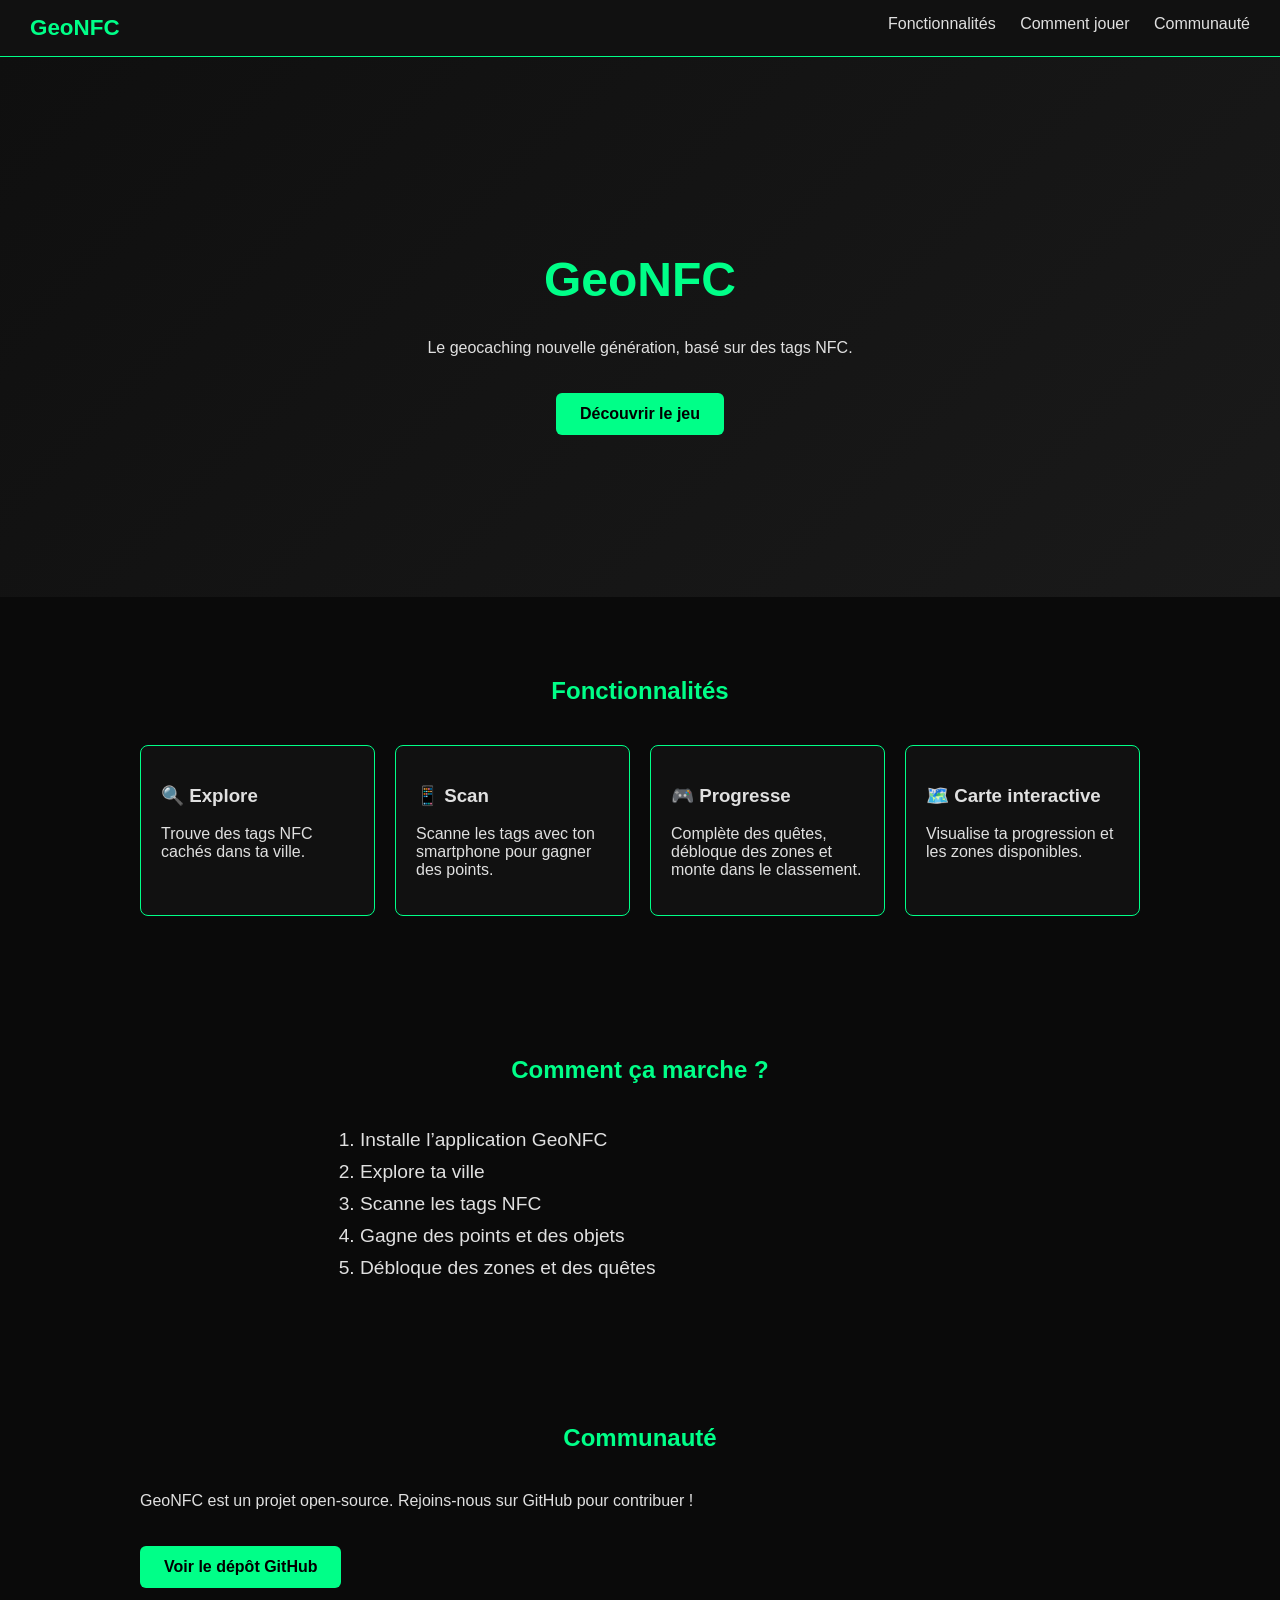
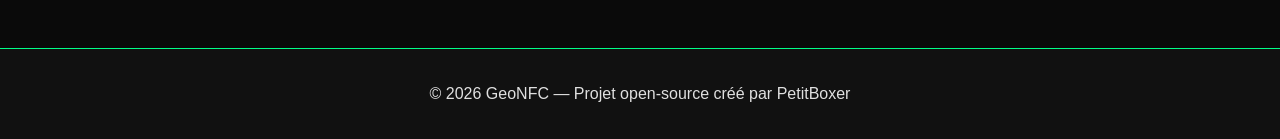
<file: index.html>
<!DOCTYPE html>
<html lang="fr">
<head>
    <meta charset="UTF-8">
    <title>GeoNFC — Jeu IRL NFC</title>
    <meta name="viewport" content="width=device-width, initial-scale=1">
    <link rel="stylesheet" href="styles.css">
</head>

<body>

<nav class="navbar">
    <div class="nav-logo">GeoNFC</div>
    <div class="nav-links">
        <a href="#features">Fonctionnalités</a>
        <a href="#how-it-works">Comment jouer</a>
        <a href="#community">Communauté</a>
    </div>
</nav>

<header class="hero">
    <div class="hero-content">
        <h1>GeoNFC</h1>
        <p>Le geocaching nouvelle génération, basé sur des tags NFC.</p>
        <a href="#features" class="cta">Découvrir le jeu</a>
    </div>
</header>

<section id="features" class="section">
    <h2>Fonctionnalités</h2>
    <div class="grid">
        <div class="card">
            <h3>🔍 Explore</h3>
            <p>Trouve des tags NFC cachés dans ta ville.</p>
        </div>
        <div class="card">
            <h3>📱 Scan</h3>
            <p>Scanne les tags avec ton smartphone pour gagner des points.</p>
        </div>
        <div class="card">
            <h3>🎮 Progresse</h3>
            <p>Complète des quêtes, débloque des zones et monte dans le classement.</p>
        </div>
        <div class="card">
            <h3>🗺️ Carte interactive</h3>
            <p>Visualise ta progression et les zones disponibles.</p>
        </div>
    </div>
</section>

<section id="how-it-works" class="section">
    <h2>Comment ça marche ?</h2>
    <ol class="steps">
        <li>Installe l’application GeoNFC</li>
        <li>Explore ta ville</li>
        <li>Scanne les tags NFC</li>
        <li>Gagne des points et des objets</li>
        <li>Débloque des zones et des quêtes</li>
    </ol>
</section>

<section id="community" class="section">
    <h2>Communauté</h2>
    <p>GeoNFC est un projet open-source. Rejoins-nous sur GitHub pour contribuer !</p>
    <a href="https://github.com/tonpseudo/GeoNFC" class="cta">Voir le dépôt GitHub</a>
</section>

<footer>
    <p>© 2026 GeoNFC — Projet open-source créé par PetitBoxer</p>
</footer>

<script src="script.js"></script>
</body>
</html>
</file>
<file: styles.css>
/* --- Global --- */
body {
    margin: 0;
    font-family: 'Segoe UI', sans-serif;
    background: #0a0a0a;
    color: #e0e0e0;
}

/* --- Navbar --- */
.navbar {
    display: flex;
    justify-content: space-between;
    padding: 15px 30px;
    background: #111;
    border-bottom: 1px solid #00ff88;
}

.nav-logo {
    font-size: 1.4rem;
    font-weight: bold;
    color: #00ff88;
}

.nav-links a {
    margin-left: 20px;
    color: #e0e0e0;
    text-decoration: none;
}

.nav-links a:hover {
    color: #00ff88;
}

/* --- Hero --- */
.hero {
    height: 60vh;
    background: linear-gradient(135deg, #0f0f0f, #1a1a1a);
    display: flex;
    justify-content: center;
    align-items: center;
    text-align: center;
}

.hero-content h1 {
    font-size: 3rem;
    color: #00ff88;
}

.cta {
    display: inline-block;
    margin-top: 20px;
    padding: 12px 24px;
    background: #00ff88;
    color: #000;
    border-radius: 6px;
    text-decoration: none;
    font-weight: bold;
}

.cta:hover {
    background: #00cc66;
}

/* --- Sections --- */
.section {
    padding: 60px 20px;
    max-width: 1000px;
    margin: auto;
}

.section h2 {
    text-align: center;
    color: #00ff88;
    margin-bottom: 40px;
}

/* --- Grid --- */
.grid {
    display: grid;
    grid-template-columns: repeat(auto-fit, minmax(220px, 1fr));
    gap: 20px;
}

.card {
    background: #111;
    padding: 20px;
    border: 1px solid #00ff88;
    border-radius: 8px;
    transition: transform 0.2s;
}

.card:hover {
    transform: translateY(-5px);
}

/* --- Steps --- */
.steps {
    max-width: 600px;
    margin: auto;
    font-size: 1.2rem;
    line-height: 2rem;
}

/* --- Footer --- */
footer {
    text-align: center;
    padding: 20px;
    background: #111;
    border-top: 1px solid #00ff88;
}
</file>
